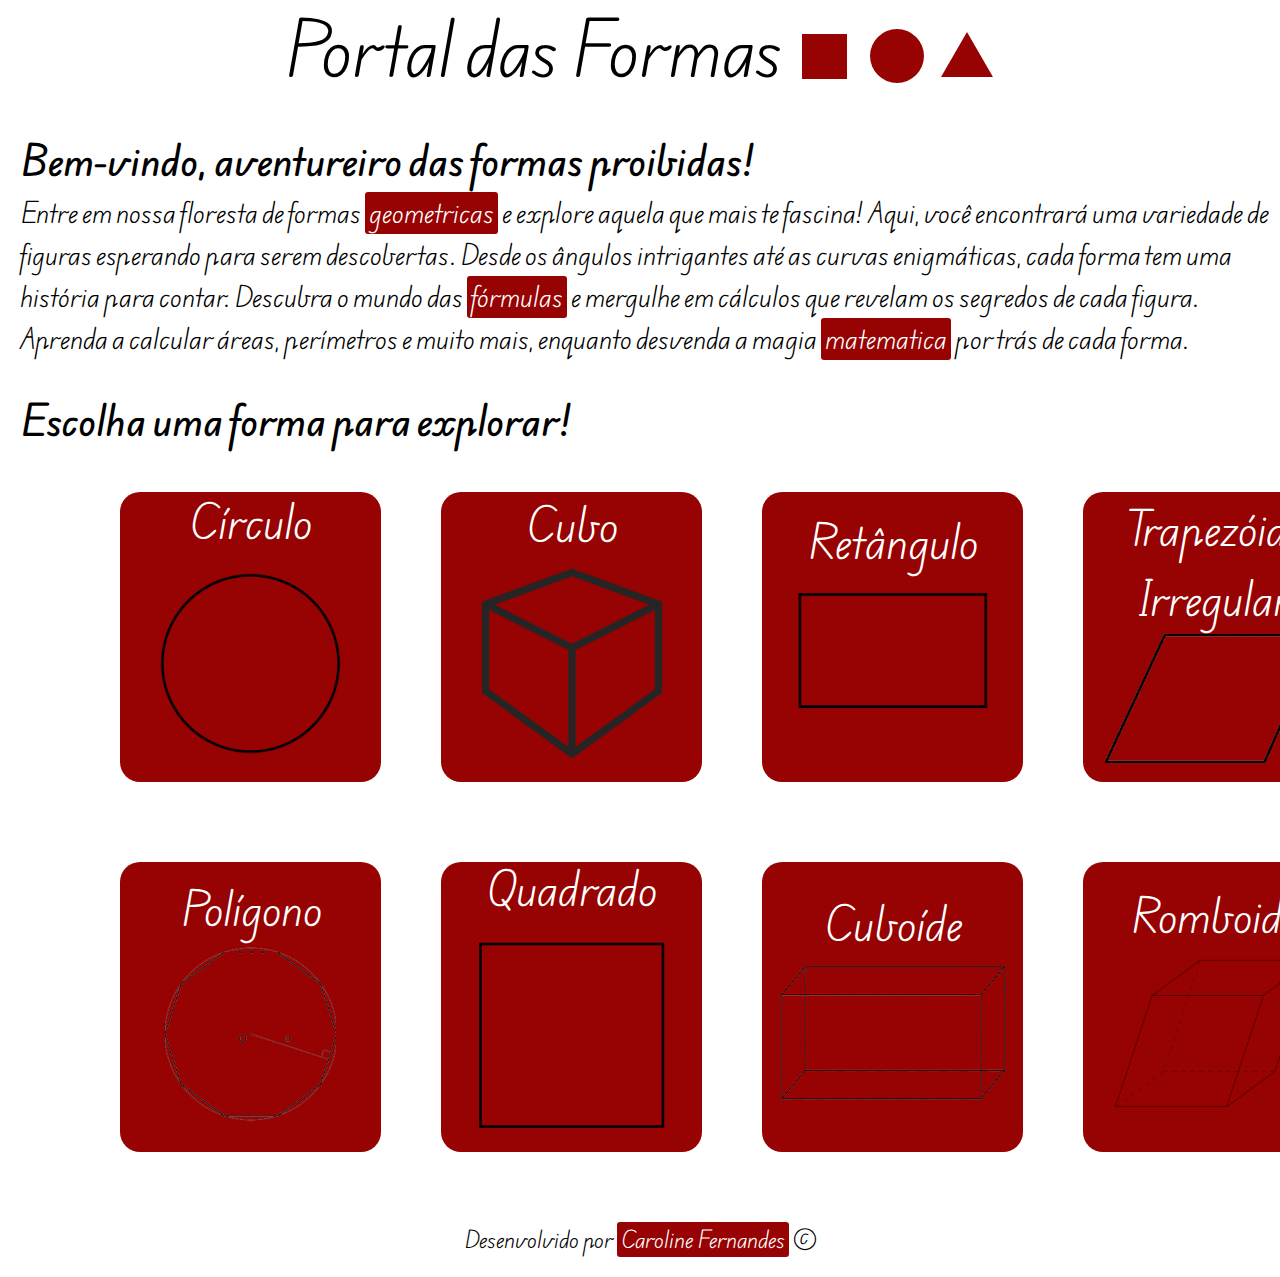
<file: index.html>
<!DOCTYPE html>
<html lang="en">

<head>
    <meta charset="UTF-8">
    <meta name="viewport" content="width=device-width, initial-scale=1.0">
    <title>Portal das formas</title>
    <link rel="stylesheet" href="style/style.css">
    <link rel="preconnect" href="https://fonts.googleapis.com">
    <link rel="preconnect" href="https://fonts.gstatic.com" crossorigin>
    <link href="https://fonts.googleapis.com/css2?family=Edu+AU+VIC+WA+NT+Hand:wght@400..700&family=Montserrat:wght@566&display=swap" rel="stylesheet">
</head>

<body>

    <div class="titulo"> Portal das Formas <img src="img/Group 1.svg" alt="formas geometricas"></div>

    <div class="texto-boas-vindas"> Bem-vindo, aventureiro das formas proibidas!</div>

    <div class="descricao">
        Entre em nossa floresta de formas <span class="destaque">geometricas</span> e explore aquela que mais te fascina! Aqui,
        você encontrará uma variedade de figuras esperando para serem descobertas. Desde os ângulos intrigantes até as
        curvas enigmáticas, cada forma tem uma história para contar. Descubra o mundo das <span class="destaque">fórmulas</span> e mergulhe em
        cálculos que revelam os segredos de cada figura. Aprenda a calcular áreas, perímetros e muito mais, enquanto
        desvenda a magia <span class="destaque">matematica</span> por trás de cada forma.
    </div>

    <div class="texto-escolha">Escolha uma forma para explorar!</div>

    <div class="container-principal">
        <div class="container-formas">
            <a href="circulo.html">
                <div class="container-circulo"></div>
                <p class="titulo-formas"> Círculo</p>
                <img src="img/circulo.svg" alt="Círculo">
            </a>
        </div>

        <div class="container-formas">
            <a href="cubo.html">
                <div class="container-circulo"></div>
                <p class="titulo-formas"> Cubo</p>
                <img src="img/cubo (1).svg" alt="Cubo">
            </a>
        </div>

        <div class="container-formas">
            <a href="retangulo.html">
                <div class="container-circulo"></div>
                <p class="titulo-formas">Retângulo</p>
                <img src="img/retangulo (1).svg" alt="Retângulo">
            </a>
        </div>

        <div class="container-formas">
            <a href="trapezoide.html">
                <div class="container-circulo"></div>
                <p class="titulo-formas"> Trapezóide Irregular </p>
                <img src="img/trapezoideirregular (1).svg" alt="Trapezóide Irregular">
            </a>
        </div>

        <div class="container-formas">
            <a href="poligono.html">
                <div class="container-circulo"></div>
                <p class="titulo-formas"> Polígono</p>
                <img src="img/poligono.svg" alt="Polígono">
            </a>
        </div>

        <div class="container-formas">
            <a href="quadrado.html">
                <div class="container-circulo"></div>
                <p class="titulo-formas"> Quadrado</p>
                <img src="img/quadrado.svg" alt="Quadrado">
            </a>
        </div>

        <div class="container-formas">
            <a href="cuboide.html">
                <div class="container-circulo"></div>
                <p class="titulo-formas"> Cuboíde</p>
                <img src="img/cuboide.svg" alt="Cuboíde">
            </a>
        </div>

        <div class="container-formas">
            <a href="romboide.html">
                <div class="container-circulo"></div>
                <p class="titulo-formas"> Romboide </p>
                <img src="img/romboedro 1.svg" alt="Romboedro">
            </a>
        </div>
    </div>

    <footer>
        <p class="creditos">Desenvolvido por <span class="destaque">Caroline Fernandes</span> ©</p>
    </footer>

</body>

</html>
</file>
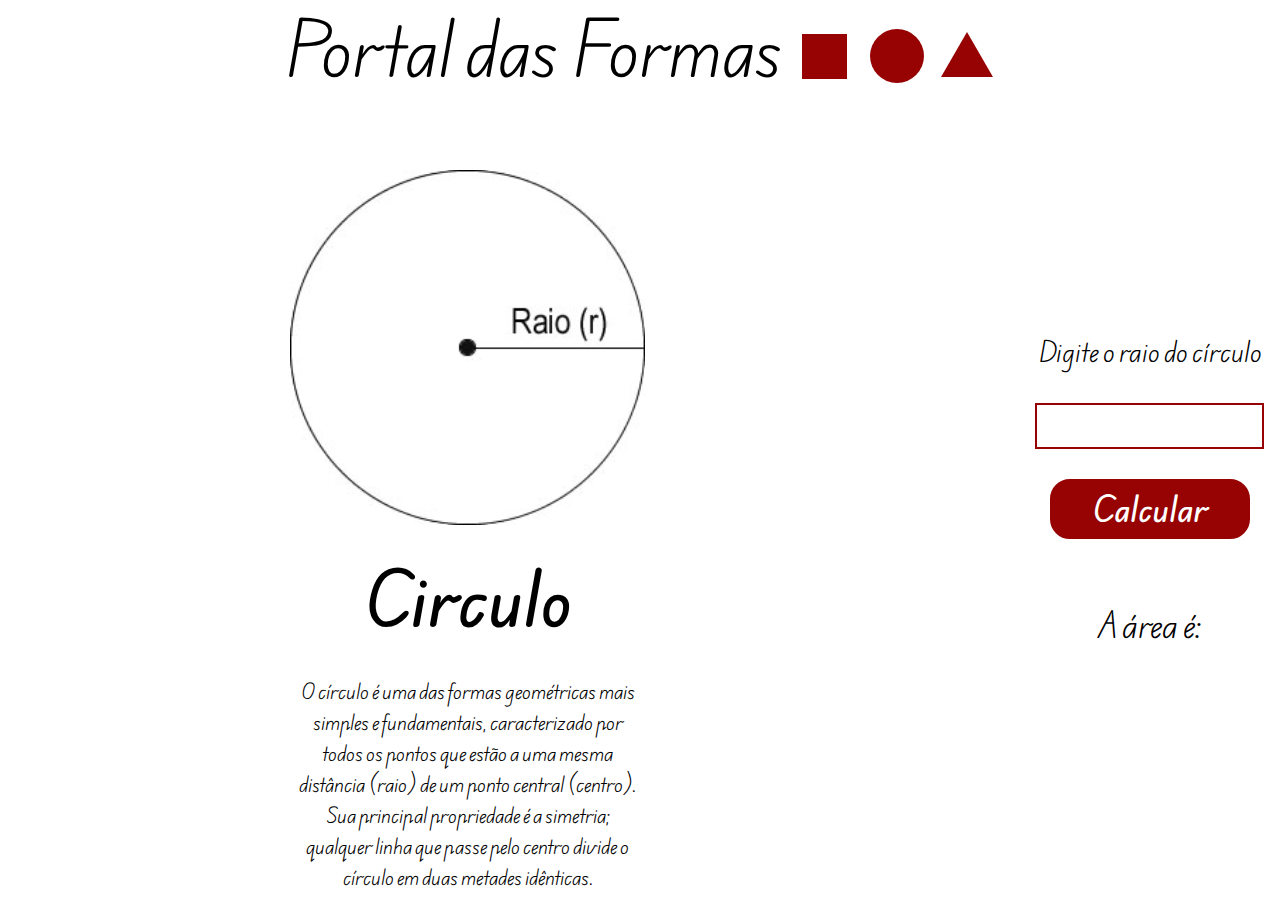
<file: circulo.html>
<!DOCTYPE html>
<html lang="en">

<head>
    <meta charset="UTF-8">
    <meta name="viewport" content="width=device-width, initial-scale=1.0">
    <title>Circulo</title>
    <link rel="stylesheet" href="style/circulo.css">
    <link rel="preconnect" href="https://fonts.googleapis.com">
    <link rel="preconnect" href="https://fonts.gstatic.com" crossorigin>
    <link href="https://fonts.googleapis.com/css2?family=Edu+AU+VIC+WA+NT+Hand:wght@400..700&family=Montserrat:wght@566&display=swap" rel="stylesheet">
</head>

<body>

    <header class="titulo">
        Portal das Formas
        <img src="img/Group 1.svg" alt="formas geometricas">
    </header>

    <div class="container-principal">
        <div class="container">
            <div class="imagem-forma">
                <img src="img/circulo-calculo 1.svg" alt="Círculo">
                <p class="nome-forma"> Circulo </p>
                <p class="descricao-forma"> O círculo é uma das formas geométricas mais simples e fundamentais, caracterizado
                    por todos os pontos que estão a uma mesma distância (raio) de um ponto central (centro). Sua principal
                    propriedade é a simetria; qualquer linha que passe pelo centro divide o círculo em duas metades idênticas.
                </p>
            </div>
        </div>

        <div class="formulario-forma">
            <label for="raio">Digite o raio do círculo</label>
            <input type="number" id="raio" name="raio" required step="0.01">
            <button id="calcularBtn" type="button">Calcular</button>

            <p class="resultado" id="resultado">A área é:  </p>
        </div>
    </div>

    <script src="javascript/circulo.js"></script>
</body>

</html>
</file>
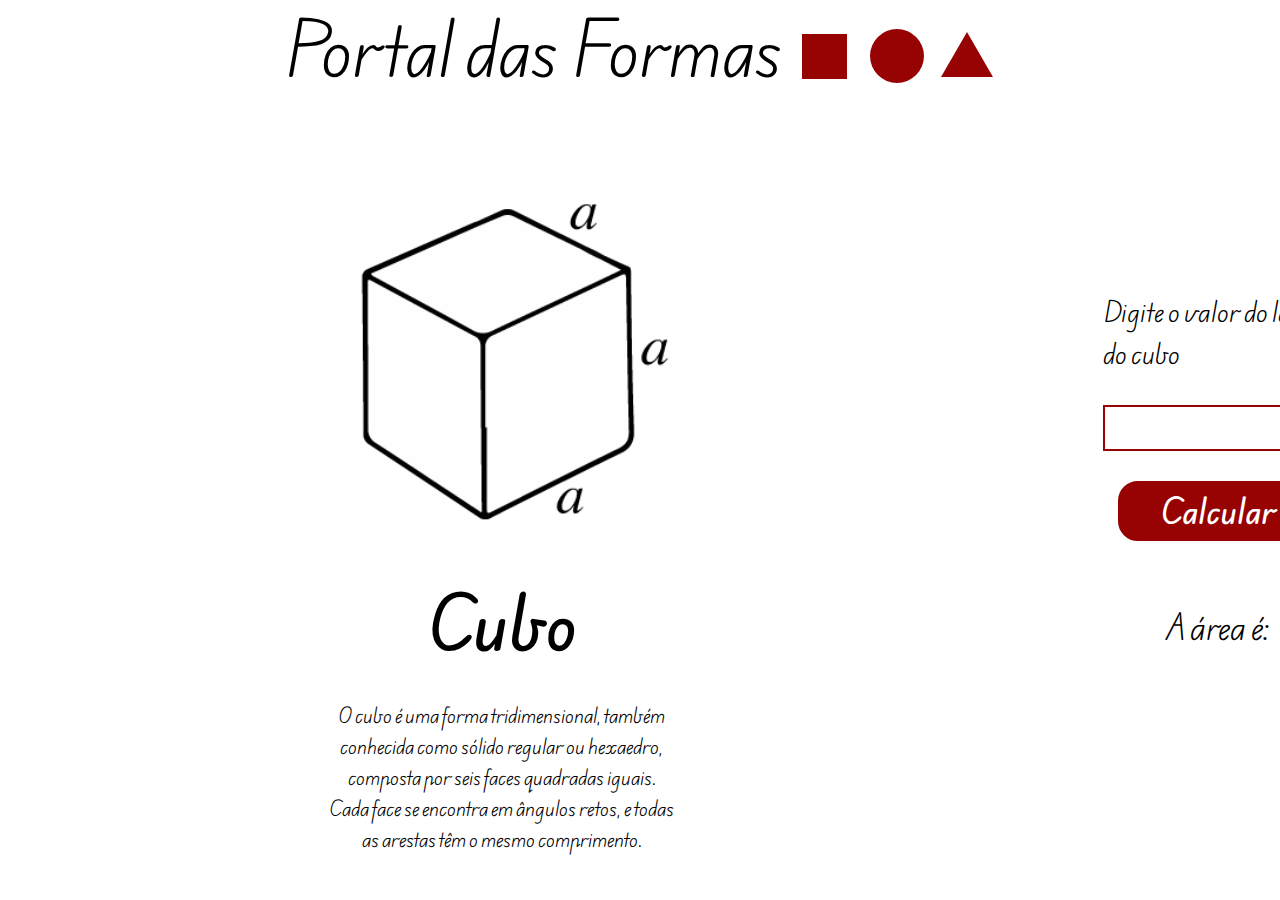
<file: cubo.html>
<!DOCTYPE html>
<html lang="en">

<head>
    <meta charset="UTF-8">
    <meta name="viewport" content="width=device-width, initial-scale=1.0">
    <title>Cubo</title>
    <link rel="stylesheet" href="style/cubo.css">
    <link rel="preconnect" href="https://fonts.googleapis.com">
    <link rel="preconnect" href="https://fonts.gstatic.com" crossorigin>
    <link
        href="https://fonts.googleapis.com/css2?family=Edu+AU+VIC+WA+NT+Hand:wght@400..700&family=Montserrat:wght@566&display=swap"
        rel="stylesheet">
</head>

<body>

    <header class="titulo">
        Portal das Formas
        <img src="img/Group 1.svg" alt="formas geometricas">
    </header>

    <div class="container-principal">
        <div class="container">
            <div class="imagem-forma">
                <img src="img/cubo 1.svg" alt="Cubo">
                <p class="nome-forma"> Cubo </p>
                <p class="descricao-forma"> O cubo é uma forma tridimensional, também conhecida como sólido regular ou
                    hexaedro, composta por seis faces quadradas iguais. Cada face se encontra em ângulos retos, e todas
                    as arestas têm o mesmo comprimento.
                </p>
            </div>
        </div>

        <div class="formulario-forma">
            <label for="lado">Digite o valor do lado do cubo</label>
            <input type="number" id="lado" name="lado" required step="0.01">
            <button type="button" id="calcularBtn">Calcular</button>
            <p class="resultado" id="resultado"> A área é: </p>
        </div>
    </div>

    <script src="/javascript/cubo.js"></script>
</body>

</html>
</file>
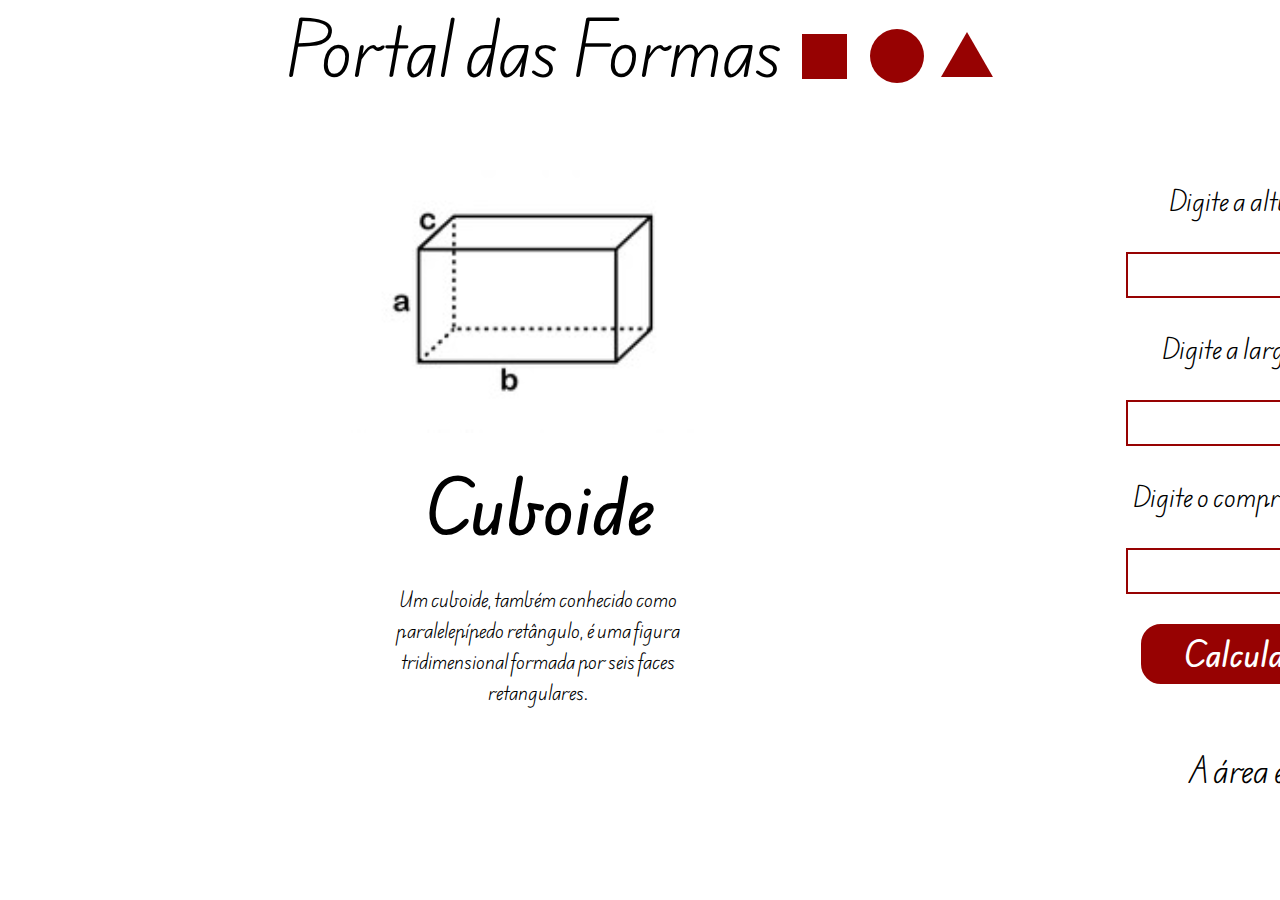
<file: cuboide.html>
<!DOCTYPE html>
<html lang="en">

<head>
    <meta charset="UTF-8">
    <meta name="viewport" content="width=device-width, initial-scale=1.0">
    <title>Cuboide</title>
    <link rel="stylesheet" href="style/cuboide.css">
    <link rel="preconnect" href="https://fonts.googleapis.com">
    <link rel="preconnect" href="https://fonts.gstatic.com" crossorigin>
    <link href="https://fonts.googleapis.com/css2?family=Edu+AU+VIC+WA+NT+Hand:wght@400..700&family=Montserrat:wght@566&display=swap" rel="stylesheet">
</head>

<body>

    <header class="titulo">
        Portal das Formas
        <img src="img/Group 1.svg" alt="formas geometricas">
    </header>

    <div class="container-principal">
        <div class="container">
            <div class="imagem-forma">
                <img src="img/cuboide-calculo 1.svg" alt="Cuboide">
                <p class="nome-forma"> Cuboide </p>
                <p class="descricao-forma">Um cuboide, também conhecido como paralelepípedo retângulo, é uma figura tridimensional formada por seis faces retangulares.</p>
            </div>
        </div>

        <div class="formulario-forma">
            <label for="altura">Digite a altura</label>
            <input type="number" id="altura" name="altura" required step="0.01">

            <label for="largura">Digite a largura</label>
            <input type="number" id="largura" name="largura" required step="0.01">

            <label for="comprimento">Digite o comprimento</label>
            <input type="number" id="comprimento" name="comprimento" required step="0.01">

            <button type="button" id="calcularBtn">Calcular</button>

            <p class="resultado" id="resultado"> A área é: </p>
        </div>
    </div>

    <script src="javascript/cuboide.js"></script>

</body>

</html>
</file>
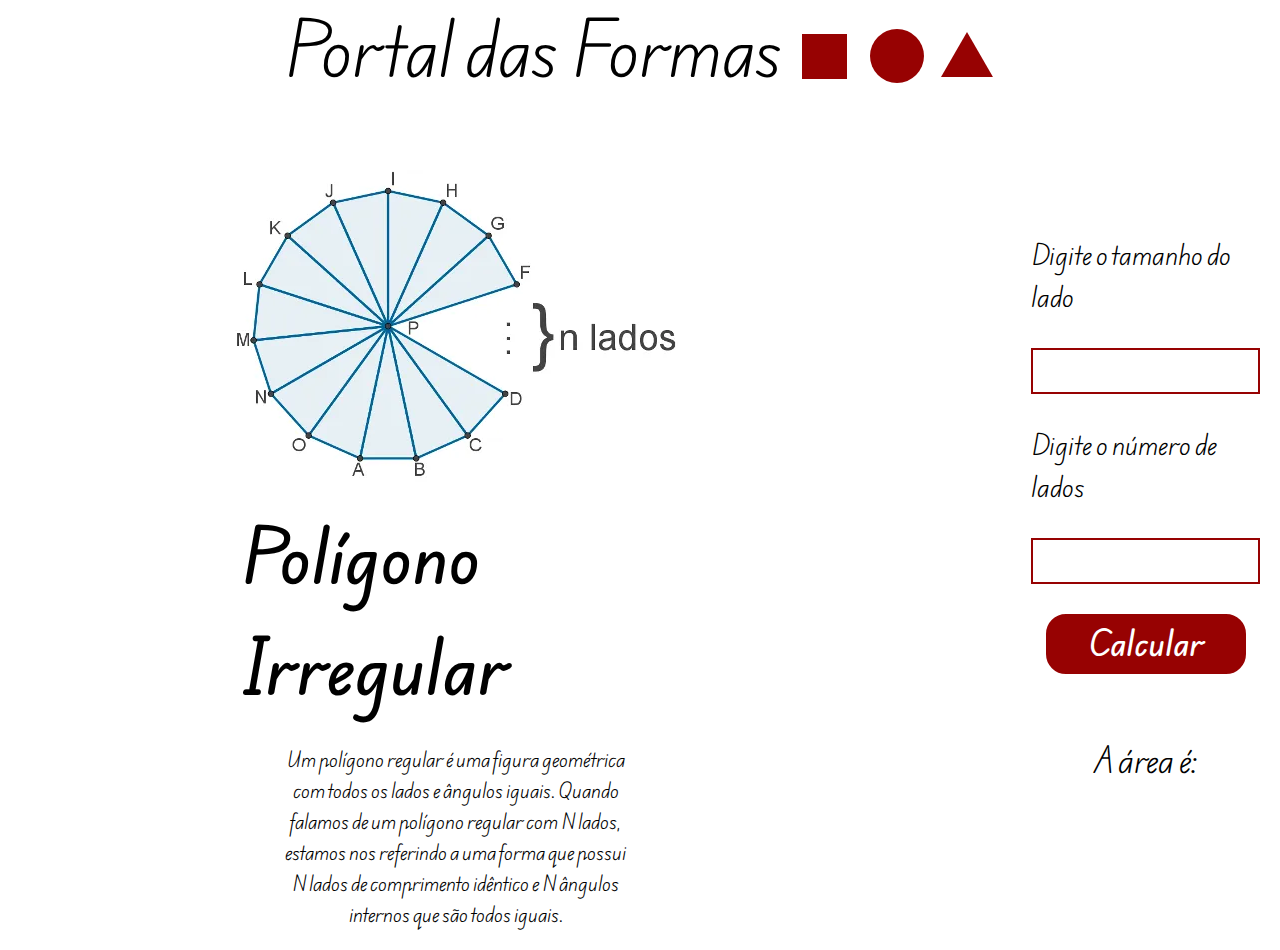
<file: poligono.html>
<!DOCTYPE html>
<html lang="en">

<head>
    <meta charset="UTF-8">
    <meta name="viewport" content="width=device-width, initial-scale=1.0">
    <title>Polígono</title>
    <link rel="stylesheet" href="style/poligono.css">
    <link rel="preconnect" href="https://fonts.googleapis.com">
    <link rel="preconnect" href="https://fonts.gstatic.com" crossorigin>
    <link href="https://fonts.googleapis.com/css2?family=Edu+AU+VIC+WA+NT+Hand:wght@400..700&family=Montserrat:wght@566&display=swap" rel="stylesheet">
</head>

<body>

    <header class="titulo">
        Portal das Formas
        <img src="img/Group 1.svg" alt="formas geometricas">
    </header>

    <div class="container-principal">
        <div class="container">
            <div class="imagem-forma">
                <img src="img/poligono-de-n-lados 1.svg" alt="Polígono">
                <p class="nome-forma"> Polígono Irregular </p>
                <p class="descricao-forma">Um polígono regular é uma figura geométrica com todos os lados e ângulos iguais. Quando falamos de um polígono regular com N lados, estamos nos referindo a uma forma que possui N lados de comprimento idêntico e N ângulos internos que são todos iguais.</p>
            </div>
        </div>

        <div class="formulario-forma">
            <label for="lado">Digite o tamanho do lado</label>
            <input type="number" id="lado" name="lado" required step="0.01">
            <label for="nLados">Digite o número de lados</label>
            <input type="number" id="nLados" name="nLados" required step="1">
            <button type="button" id="calcularBtn">Calcular</button>
            <p class="resultado" id="resultado"> A área é: </p>
        </div>
    </div>

    <script src="javascript/poligono.js"></script>

</body>

</html>
</file>
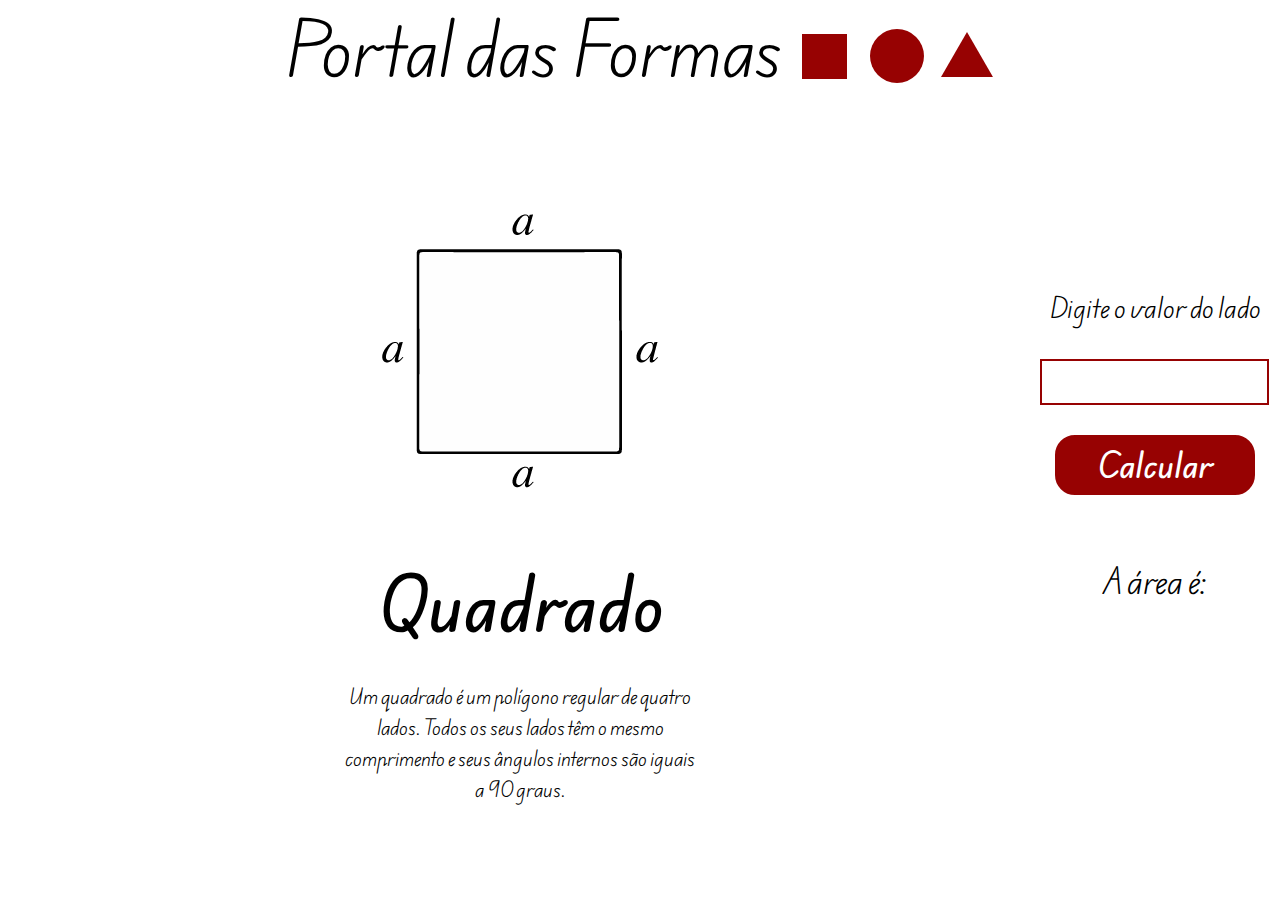
<file: quadrado.html>
<!DOCTYPE html>
<html lang="en">

<head>
    <meta charset="UTF-8">
    <meta name="viewport" content="width=device-width, initial-scale=1.0">
    <title>Quadrado</title>
    <link rel="stylesheet" href="style/quadrado.css">
    <link rel="preconnect" href="https://fonts.googleapis.com">
    <link rel="preconnect" href="https://fonts.gstatic.com" crossorigin>
    <link href="https://fonts.googleapis.com/css2?family=Edu+AU+VIC+WA+NT+Hand:wght@400..700&family=Montserrat:wght@566&display=swap" rel="stylesheet">
</head>

<body>

    <header class="titulo">
        Portal das Formas
        <img src="img/Group 1.svg" alt="formas geometricas">
    </header>

    <div class="container-principal">
        <div class="container">
            <div class="imagem-forma">
                <img src="img/quadrado 1.svg" alt="Quadrado">
                <p class="nome-forma"> Quadrado </p>
                <p class="descricao-forma">Um quadrado é um polígono regular de quatro lados. Todos os seus lados têm o mesmo comprimento e seus ângulos internos são iguais a 90 graus.</p>
            </div>
        </div>

        <div class="formulario-forma">
            <label for="lado">Digite o valor do lado</label>
            <input type="number" id="lado" name="lado" required step="0.01">
            <button type="button" id="calcularBtn">Calcular</button>
            <p class="resultado" id="resultado"> A área é: </p>
        </div>
    </div>

    <script src="javascript/quadrado.js"></script>

</body>

</html>
</file>
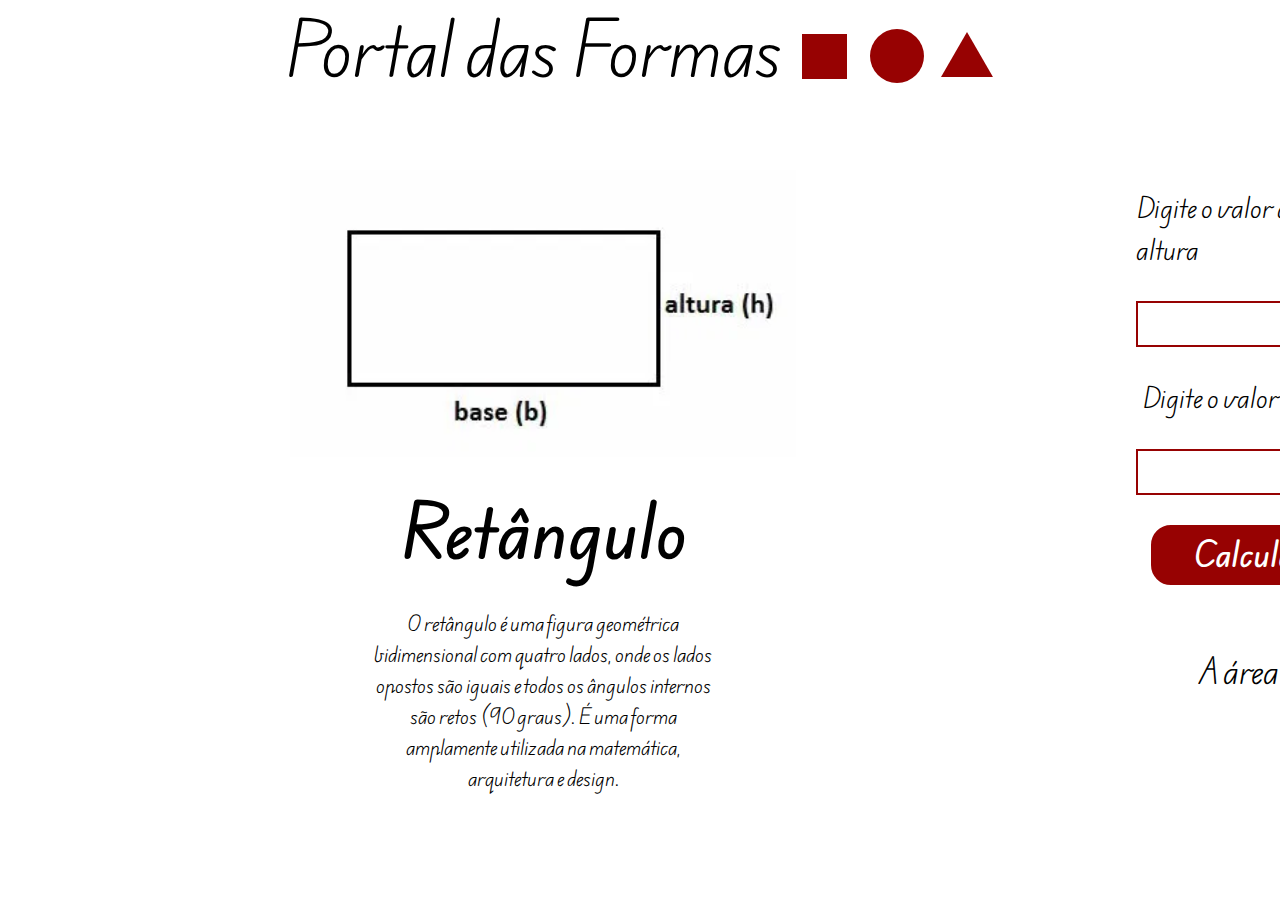
<file: retangulo.html>
<!DOCTYPE html>
<html lang="en">

<head>
    <meta charset="UTF-8">
    <meta name="viewport" content="width=device-width, initial-scale=1.0">
    <title>Retângulo</title>
    <link rel="stylesheet" href="style/ratangulo.css">
    <link rel="preconnect" href="https://fonts.googleapis.com">
    <link rel="preconnect" href="https://fonts.gstatic.com" crossorigin>
    <link href="https://fonts.googleapis.com/css2?family=Edu+AU+VIC+WA+NT+Hand:wght@400..700&family=Montserrat:wght@566&display=swap" rel="stylesheet">
</head>

<body>

    <header class="titulo">
        Portal das Formas
        <img src="img/Group 1.svg" alt="formas geometricas">
    </header>

    <div class="container-principal">
        <div class="container">
            <div class="imagem-forma">
                <img src="img/retangulocalculo.svg" alt="Retângulo">
                <p class="nome-forma"> Retângulo </p>
                <p class="descricao-forma"> O retângulo é uma figura geométrica bidimensional com quatro lados, onde os lados opostos são iguais e todos os ângulos internos são retos (90 graus). É uma forma amplamente utilizada na matemática, arquitetura e design.</p>
            </div>
        </div>

        <div class="formulario-forma">
            <label for="altura">Digite o valor da altura</label>
            <input type="number" id="altura" name="altura" required step="0.01">
            <label for="base">Digite o valor da base</label>
            <input type="number" id="base" name="base" required step="0.01">
            <button type="button" id="calcularBtn">Calcular</button>
            <p class="resultado" id="resultado"> A área é: </p>
        </div>
    </div>

    <script src="javascript/retangulo.js"></script>

</body>

</html>
</file>
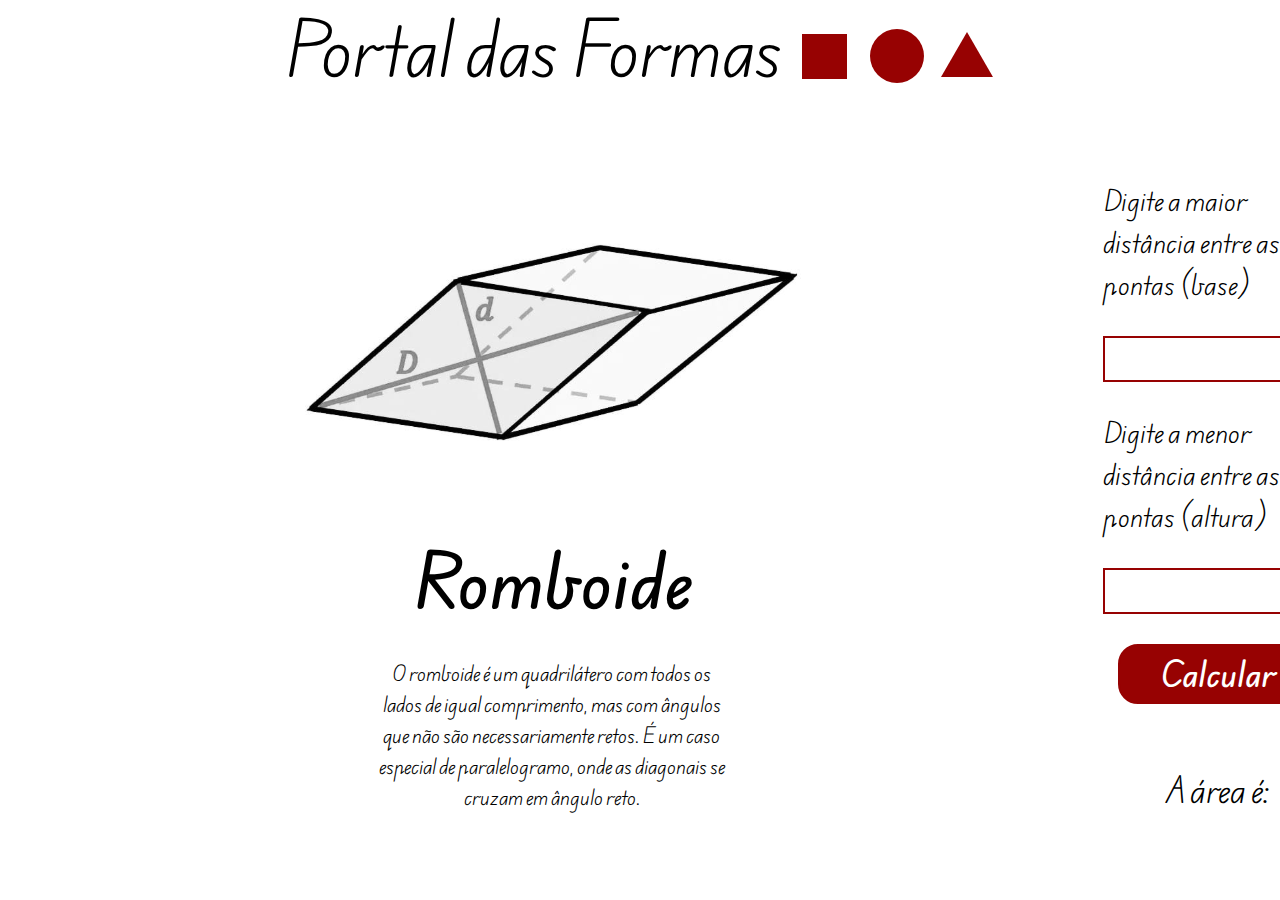
<file: romboide.html>
<!DOCTYPE html>
<html lang="en">

<head>
    <meta charset="UTF-8">
    <meta name="viewport" content="width=device-width, initial-scale=1.0">
    <title>Romboide</title>
    <link rel="stylesheet" href="style/romboide.css">
    <link rel="preconnect" href="https://fonts.googleapis.com">
    <link rel="preconnect" href="https://fonts.gstatic.com" crossorigin>
    <link href="https://fonts.googleapis.com/css2?family=Edu+AU+VIC+WA+NT+Hand:wght@400..700&family=Montserrat:wght@566&display=swap" rel="stylesheet">
</head>

<body>

    <header class="titulo">
        Portal das Formas
        <img src="img/Group 1.svg" alt="formas geometricas">
    </header>

    <div class="container-principal">
        <div class="container">
            <div class="imagem-forma">
                <img src="img/romboedro-calculo 1.svg" alt="Romboide">
                <p class="nome-forma"> Romboide </p>
                <p class="descricao-forma">O romboide é um quadrilátero com todos os lados de igual comprimento, mas com ângulos que não são necessariamente retos. É um caso especial de paralelogramo, onde as diagonais se cruzam em ângulo reto.</p>
            </div>
        </div>

        <div class="formulario-forma">
            <label for="base">Digite a maior distância entre as pontas (base)</label>
            <input type="number" id="base" name="base" required step="0.01">

            <label for="altura">Digite a menor distância entre as pontas (altura)</label>
            <input type="number" id="altura" name="altura" required step="0.01">

            <button type="button" id="calcularBtn">Calcular</button>

            <p class="resultado" id="resultado"> A área é: </p>
        </div>
    </div>

    <script src="javascript/romboide.js"></script>

</body>

</html>
</file>
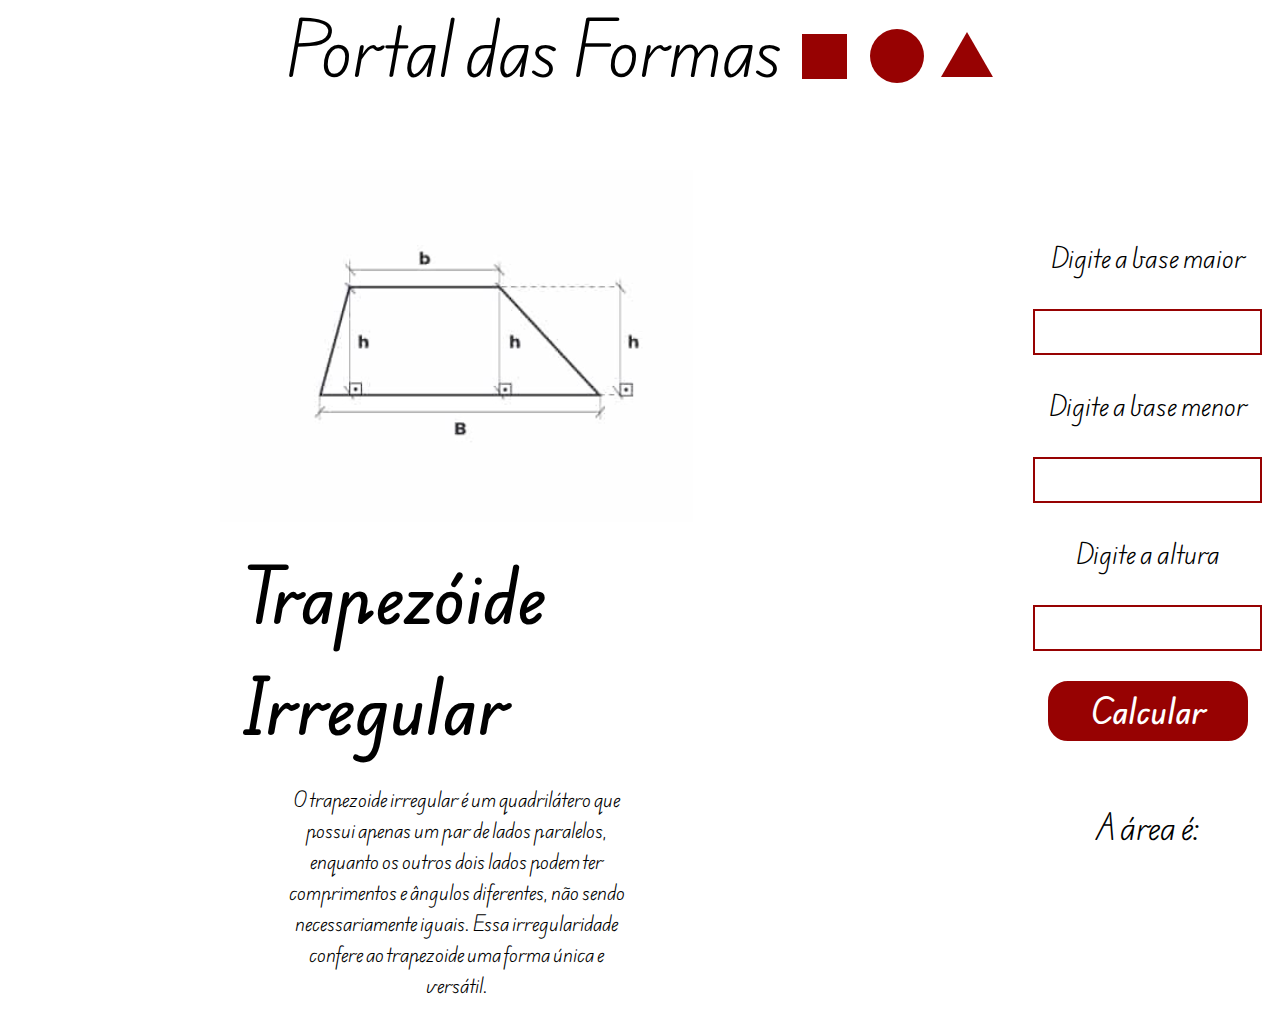
<file: trapezoide.html>
<!DOCTYPE html>
<html lang="en">

<head>
    <meta charset="UTF-8">
    <meta name="viewport" content="width=device-width, initial-scale=1.0">
    <title>Trapezóide Irregular</title>
    <link rel="stylesheet" href="style/trapezoide.css">
    <link rel="preconnect" href="https://fonts.googleapis.com">
    <link rel="preconnect" href="https://fonts.gstatic.com" crossorigin>
    <link href="https://fonts.googleapis.com/css2?family=Edu+AU+VIC+WA+NT+Hand:wght@400..700&family=Montserrat:wght@566&display=swap" rel="stylesheet">
</head>

<body>

    <header class="titulo">
        Portal das Formas
        <img src="img/Group 1.svg" alt="formas geometricas">
    </header>

    <div class="container-principal">
        <div class="container">
            <div class="imagem-forma">
                <img src="img/trapezoide-calculo 1.svg" alt="Trapezoide">
                <p class="nome-forma"> Trapezóide Irregular </p>
                <p class="descricao-forma"> O trapezoide irregular é um quadrilátero que possui apenas um par de lados paralelos, enquanto os outros dois lados podem ter comprimentos e ângulos diferentes, não sendo necessariamente iguais. Essa irregularidade confere ao trapezoide uma forma única e versátil.</p>
            </div>
        </div>

        <div class="formulario-forma">
            <label for="baseMaior">Digite a base maior</label>
            <input type="number" id="baseMaior" name="baseMaior" required step="0.01">
            <label for="baseMenor">Digite a base menor</label>
            <input type="number" id="baseMenor" name="baseMenor" required step="0.01">
            <label for="altura">Digite a altura</label>
            <input type="number" id="altura" name="altura" required step="0.01">
            <button type="button" id="calcularBtn">Calcular</button>
            <p class="resultado" id="resultado"> A área é: </p>
        </div>
    </div>

    <script src="javascript/trapezoideirregular.js"></script>

</body>

</html>
</file>
<file: style/style.css>
body {
    margin: 0;
    padding: 0;
}

.titulo {
    width: 100%;
    height: 100px;
    font-family: 'Edu AU VIC WA NT Hand', sans-serif;
    font-size: 64px;
    color: black;
    display: flex;
    text-align: center;
    align-items: center;
    justify-content: center;
    gap: 20px;
}

.titulo img {
    margin-top: 20px;
}

.texto-boas-vindas {
    font-size: 36px;
    font-weight: 500;
    font-family: 'Edu AU VIC WA NT Hand', sans-serif;
    margin-top: 30px;
    margin-left: 20px;
}

.descricao {
    font-family: 'Edu AU VIC WA NT Hand', sans-serif;
    font-size: 24px;
    font-weight: normal;
    margin-left: 20px;
}

.texto-escolha {
    font-family: 'Edu AU VIC WA NT Hand', sans-serif;
    font-size: 36px;
    font-weight: 500;
    margin-left: 20px;
    margin-top: 30px;
}

.container-formas {
    font-size: 40px;
    color: #FFFFFF;
    font-family: 'Edu AU VIC WA NT Hand', sans-serif;
    width: 261px;
    height: 290px;
    background-color: #970202;
    border-radius: 20px;
    display: flex;
    flex-direction: column;
    align-items: center;
    justify-content: center;
    text-align: center;
    margin-left: 20px;
    margin-top: 40px;
    transition: transform 0.3s ease-out;
}

.container-formas:hover {
    transform: translateY(-20px);
}

.container-principal {
    display: grid;
    grid-template-columns: repeat(4, 1fr);
    gap: 40px;
    margin-left: 0px;
    margin-left: 100px;
}

.titulo-formas {
    margin: 0;
}

img {
    margin: 0;
}

footer {
    width: 100%;
    height: auto;
    display: flex;
    align-items: center;
    justify-content: center;
    align-items: center;
    text-align: center;
    margin-top: 50px;
}

.creditos {
    font-size: 20px;
    font-family: 'Edu AU VIC WA NT Hand', sans-serif;
}

.destaque {
    background-color: #970202;
    color: white;
    padding: 0 4px;
    border-radius: 3px;
}

a {
    text-decoration: none;
    color: inherit;
}

a:hover {
    text-decoration: none;
    color: #000000;
}
</file>
<file: style/circulo.css>
body {
    margin: 0;
    padding: 0;
}

.titulo {
    width: 100%;
    height: 100px;
   font-family: 'Edu AU VIC WA NT Hand', sans-serif; 
    font-size: 64px;
    color: black;
    display: flex;
    text-align: center;
    align-items: center;
    justify-content: center;
    gap: 20px;
}

.titulo img {
    margin-top: 20px;
    
}

.imagem-forma {
    display: flex;
    flex-direction: column; 
    align-items: center; 
    justify-content: center; 
    padding: 20px; 
}

.nome-forma {
    font-family: 'Edu AU VIC WA NT Hand', sans-serif; 
    display: flex;
    flex-direction: column; 
    align-items: center; 
    justify-content: center; 
    padding: 20px; 
    font-size: 64px;
    font-weight: 500;
    margin: 0;
}

.descricao-forma {
    font-family: 'Edu AU VIC WA NT Hand', sans-serif;
    max-width: 350px;
    text-align: center; 
    margin: 0; 
    font-size: 18px;
}

.container {
    display: flex;
    justify-content: flex-start; 
    align-items: flex-start; 
    margin-left: 120px;
    margin-top: 50px;
}

.digitar{
    font-family: 'Edu AU VIC WA NT Hand', sans-serif;
    font-size: 32px;
    font-weight: normal;

}

.formulario-forma label{
    font-family: 'Edu AU VIC WA NT Hand', sans-serif;
    font-size: 24px;
    font-weight: normal;

}

.formulario-forma input{
    width: 221px;
    height: 40px;
    background-color: transparent;
    border: 2px solid #970202;
    
}

button{
    background-color: #970202;
    color: #ffffff;
    width: 200px;
    height: 60px;
    border: 2px solid #970202;
    font-family: 'Edu AU VIC WA NT Hand', sans-serif;
    font-size: 30px;
    font-weight: 500;
    border-radius: 20px;

}

.formulario-forma{
    display: flex;
    flex-direction: column; 
    align-items: center; 
    justify-content: center; 
    padding: 20px; 
    gap: 30px;
}

.container-principal{
    display: flex;
    gap: 350px;
    margin-left: 150px
}

.resultado{
    font-family: 'Edu AU VIC WA NT Hand', sans-serif;
    font-size: 30px;
    font-weight: normal;
}
</file>
<file: style/cubo.css>
body {
    margin: 0;
    padding: 0;
}

.titulo {
    width: 100%;
    height: 100px;
   font-family: 'Edu AU VIC WA NT Hand', sans-serif; 
    font-size: 64px;
    color: black;
    display: flex;
    text-align: center;
    align-items: center;
    justify-content: center;
    gap: 20px;
}

.titulo img {
    margin-top: 20px;
    
}

.imagem-forma {
    display: flex;
    flex-direction: column; 
    align-items: center; 
    justify-content: center; 
    padding: 20px; 
}

.nome-forma {
    font-family: 'Edu AU VIC WA NT Hand', sans-serif; 
    display: flex;
    flex-direction: column; 
    align-items: center; 
    justify-content: center; 
    padding: 20px; 
    font-size: 64px;
    font-weight: 500;
    margin: 0;
}

.descricao-forma {
    font-family: 'Edu AU VIC WA NT Hand', sans-serif;
    max-width: 350px;
    text-align: center; 
    margin: 0; 
    font-size: 18px;
}

.container {
    display: flex;
    justify-content: flex-start; 
    align-items: flex-start; 
    margin-left: 120px;
    margin-top: 50px;
}

.digitar{
    font-family: 'Edu AU VIC WA NT Hand', sans-serif;
    font-size: 32px;
    font-weight: normal;

}

.formulario-forma label{
    font-family: 'Edu AU VIC WA NT Hand', sans-serif;
    font-size: 24px;
    font-weight: normal;

}

.formulario-forma input{
    width: 221px;
    height: 40px;
    background-color: transparent;
    border: 2px solid #970202;
    
}

button{
    background-color: #970202;
    color: #ffffff;
    width: 200px;
    height: 60px;
    border: 2px solid #970202;
    font-family: 'Edu AU VIC WA NT Hand', sans-serif;
    font-size: 30px;
    font-weight: 500;
    border-radius: 20px;

}

.formulario-forma{
    display: flex;
    flex-direction: column; 
    align-items: center; 
    justify-content: center; 
    padding: 20px; 
    gap: 30px;
}

.container-principal{
    display: flex;
    gap: 350px;
    margin-left: 150px
}

.resultado{
    font-family: 'Edu AU VIC WA NT Hand', sans-serif;
    font-size: 30px;
    font-weight: normal;
}
</file>
<file: style/cuboide.css>
body {
    margin: 0;
    padding: 0;
}

.titulo {
    width: 100%;
    height: 100px;
   font-family: 'Edu AU VIC WA NT Hand', sans-serif; 
    font-size: 64px;
    color: black;
    display: flex;
    text-align: center;
    align-items: center;
    justify-content: center;
    gap: 20px;
}

.titulo img {
    margin-top: 20px;
    
    
}

.imagem-forma {
    display: flex;
    flex-direction: column; 
    align-items: center; 
    justify-content: center; 
    padding: 20px; 
}

.nome-forma {
    font-family: 'Edu AU VIC WA NT Hand', sans-serif; 
    display: flex;
    flex-direction: column; 
    align-items: center; 
    justify-content: center; 
    padding: 20px; 
    font-size: 64px;
    font-weight: 500;
    margin: 0;
}

.descricao-forma {
    font-family: 'Edu AU VIC WA NT Hand', sans-serif;
    max-width: 350px;
    text-align: center; 
    margin: 0; 
    font-size: 18px;
}

.container {
    display: flex;
    justify-content: flex-start; 
    align-items: flex-start; 
    margin-left: 120px;
    margin-top: 50px;
}

.digitar{
    font-family: 'Edu AU VIC WA NT Hand', sans-serif;
    font-size: 32px;
    font-weight: normal;

}

.formulario-forma label{
    font-family: 'Edu AU VIC WA NT Hand', sans-serif;
    font-size: 24px;
    font-weight: normal;

}

.formulario-forma input{
    width: 221px;
    height: 40px;
    background-color: transparent;
    border: 2px solid #970202;
    
}

button{
    background-color: #970202;
    color: #ffffff;
    width: 200px;
    height: 60px;
    border: 2px solid #970202;
    font-family: 'Edu AU VIC WA NT Hand', sans-serif;
    font-size: 30px;
    font-weight: 500;
    border-radius: 20px;

}

.formulario-forma{
    display: flex;
    flex-direction: column; 
    align-items: center; 
    justify-content: center; 
    padding: 20px; 
    gap: 30px;
    margin-top: 60px;
}

.container-principal{
    display: flex;
    gap: 300px;
    margin-left: 150px;
    
}

.resultado{
    font-family: 'Edu AU VIC WA NT Hand', sans-serif;
    font-size: 30px;
    font-weight: normal;
}
</file>
<file: style/poligono.css>
body {
    margin: 0;
    padding: 0;
}

.titulo {
    width: 100%;
    height: 100px;
   font-family: 'Edu AU VIC WA NT Hand', sans-serif; 
    font-size: 64px;
    color: black;
    display: flex;
    text-align: center;
    align-items: center;
    justify-content: center;
    gap: 20px;
}

.titulo img {
    margin-top: 20px;
    
    
}

.imagem-forma {
    display: flex;
    flex-direction: column; 
    align-items: center; 
    justify-content: center; 
    padding: 20px; 
}

.nome-forma {
    font-family: 'Edu AU VIC WA NT Hand', sans-serif; 
    display: flex;
    flex-direction: column; 
    align-items: center; 
    justify-content: center; 
    padding: 20px; 
    font-size: 64px;
    font-weight: 500;
    margin: 0;
}

.descricao-forma {
    font-family: 'Edu AU VIC WA NT Hand', sans-serif;
    max-width: 350px;
    text-align: center; 
    margin: 0; 
    font-size: 18px;
}

.container {
    display: flex;
    justify-content: flex-start; 
    align-items: flex-start; 
    margin-left: 120px;
    margin-top: 50px;
}

.digitar{
    font-family: 'Edu AU VIC WA NT Hand', sans-serif;
    font-size: 32px;
    font-weight: normal;

}

.formulario-forma label{
    font-family: 'Edu AU VIC WA NT Hand', sans-serif;
    font-size: 24px;
    font-weight: normal;

}

.formulario-forma input{
    width: 221px;
    height: 40px;
    background-color: transparent;
    border: 2px solid #970202;
    
}

button{
    background-color: #970202;
    color: #ffffff;
    width: 200px;
    height: 60px;
    border: 2px solid #970202;
    font-family: 'Edu AU VIC WA NT Hand', sans-serif;
    font-size: 30px;
    font-weight: 500;
    border-radius: 20px;

}

.formulario-forma{
    display: flex;
    flex-direction: column; 
    align-items: center; 
    justify-content: center; 
    padding: 20px; 
    gap: 30px;
}

.container-principal{
    display: flex;
    gap: 300px;
    margin-left: 80px
}

.resultado{
    font-family: 'Edu AU VIC WA NT Hand', sans-serif;
    font-size: 30px;
    font-weight: normal;
}
</file>
<file: style/quadrado.css>
body {
    margin: 0;
    padding: 0;
}

.titulo {
    width: 100%;
    height: 100px;
   font-family: 'Edu AU VIC WA NT Hand', sans-serif; 
    font-size: 64px;
    color: black;
    display: flex;
    text-align: center;
    align-items: center;
    justify-content: center;
    gap: 20px;
}

.titulo img {
    margin-top: 20px;
    
    
}

.imagem-forma {
    display: flex;
    flex-direction: column; 
    align-items: center; 
    justify-content: center; 
    padding: 20px; 
}

.nome-forma {
    font-family: 'Edu AU VIC WA NT Hand', sans-serif; 
    display: flex;
    flex-direction: column; 
    align-items: center; 
    justify-content: center; 
    padding: 20px; 
    font-size: 64px;
    font-weight: 500;
    margin: 0;
}

.descricao-forma {
    font-family: 'Edu AU VIC WA NT Hand', sans-serif;
    max-width: 350px;
    text-align: center; 
    margin: 0; 
    font-size: 18px;
}

.container {
    display: flex;
    justify-content: flex-start; 
    align-items: flex-start; 
    margin-left: 120px;
    margin-top: 50px;
}

.digitar{
    font-family: 'Edu AU VIC WA NT Hand', sans-serif;
    font-size: 32px;
    font-weight: normal;

}

.formulario-forma label{
    font-family: 'Edu AU VIC WA NT Hand', sans-serif;
    font-size: 24px;
    font-weight: normal;

}

.formulario-forma input{
    width: 221px;
    height: 40px;
    background-color: transparent;
    border: 2px solid #970202;
    
}

button{
    background-color: #970202;
    color: #ffffff;
    width: 200px;
    height: 60px;
    border: 2px solid #970202;
    font-family: 'Edu AU VIC WA NT Hand', sans-serif;
    font-size: 30px;
    font-weight: 500;
    border-radius: 20px;

}

.formulario-forma{
    display: flex;
    flex-direction: column; 
    align-items: center; 
    justify-content: center; 
    padding: 20px; 
    gap: 30px;
}

.container-principal{
    display: flex;
    gap: 300px;
    margin-left: 200px;
}

.resultado{
    font-family: 'Edu AU VIC WA NT Hand', sans-serif;
    font-size: 30px;
    font-weight: normal;
}
</file>
<file: style/ratangulo.css>
body {
    margin: 0;
    padding: 0;
}

.titulo {
    width: 100%;
    height: 100px;
   font-family: 'Edu AU VIC WA NT Hand', sans-serif; 
    font-size: 64px;
    color: black;
    display: flex;
    text-align: center;
    align-items: center;
    justify-content: center;
    gap: 20px;
}

.titulo img {
    margin-top: 20px;
    
}

.imagem-forma {
    display: flex;
    flex-direction: column; 
    align-items: center; 
    justify-content: center; 
    padding: 20px; 
}

.nome-forma {
    font-family: 'Edu AU VIC WA NT Hand', sans-serif; 
    display: flex;
    flex-direction: column; 
    align-items: center; 
    justify-content: center; 
    padding: 20px; 
    font-size: 64px;
    font-weight: 500;
    margin: 0;
}

.descricao-forma {
    font-family: 'Edu AU VIC WA NT Hand', sans-serif;
    max-width: 350px;
    text-align: center; 
    margin: 0; 
    font-size: 18px;
}

.container {
    display: flex;
    justify-content: flex-start; 
    align-items: flex-start; 
    margin-left: 120px;
    margin-top: 50px;
}

.digitar{
    font-family: 'Edu AU VIC WA NT Hand', sans-serif;
    font-size: 32px;
    font-weight: normal;

}

.formulario-forma label{
    font-family: 'Edu AU VIC WA NT Hand', sans-serif;
    font-size: 24px;
    font-weight: normal;

}

.formulario-forma input{
    width: 221px;
    height: 40px;
    background-color: transparent;
    border: 2px solid #970202;
    
}

button{
    background-color: #970202;
    color: #ffffff;
    width: 200px;
    height: 60px;
    border: 2px solid #970202;
    font-family: 'Edu AU VIC WA NT Hand', sans-serif;
    font-size: 30px;
    font-weight: 500;
    border-radius: 20px;

}

.formulario-forma{
    display: flex;
    flex-direction: column; 
    align-items: center; 
    justify-content: center; 
    padding: 20px; 
    gap: 30px;
}

.container-principal{
    display: flex;
    gap: 300px;
    margin-left: 150px
}

.resultado{
    font-family: 'Edu AU VIC WA NT Hand', sans-serif;
    font-size: 30px;
    font-weight: normal;
}
</file>
<file: style/romboide.css>
body {
    margin: 0;
    padding: 0;
}

.titulo {
    width: 100%;
    height: 100px;
   font-family: 'Edu AU VIC WA NT Hand', sans-serif; 
    font-size: 64px;
    color: black;
    display: flex;
    text-align: center;
    align-items: center;
    justify-content: center;
    gap: 20px;
}

.titulo img {
    margin-top: 20px;
    
    
}

.imagem-forma {
    display: flex;
    flex-direction: column; 
    align-items: center; 
    justify-content: center; 
    padding: 20px; 
}

.nome-forma {
    font-family: 'Edu AU VIC WA NT Hand', sans-serif; 
    display: flex;
    flex-direction: column; 
    align-items: center; 
    justify-content: center; 
    padding: 20px; 
    font-size: 64px;
    font-weight: 500;
    margin: 0;
}

.descricao-forma {
    font-family: 'Edu AU VIC WA NT Hand', sans-serif;
    max-width: 350px;
    text-align: center; 
    margin: 0; 
    font-size: 18px;
}

.container {
    display: flex;
    justify-content: flex-start; 
    align-items: flex-start; 
    margin-left: 120px;
    margin-top: 50px;
}

.digitar{
    font-family: 'Edu AU VIC WA NT Hand', sans-serif;
    font-size: 32px;
    font-weight: normal;

}

.formulario-forma label{
    font-family: 'Edu AU VIC WA NT Hand', sans-serif;
    font-size: 24px;
    font-weight: normal;

}

.formulario-forma input{
    width: 221px;
    height: 40px;
    background-color: transparent;
    border: 2px solid #970202;
    
}

button{
    background-color: #970202;
    color: #ffffff;
    width: 200px;
    height: 60px;
    border: 2px solid #970202;
    font-family: 'Edu AU VIC WA NT Hand', sans-serif;
    font-size: 30px;
    font-weight: 500;
    border-radius: 20px;

}

.formulario-forma{
    display: flex;
    flex-direction: column; 
    align-items: center; 
    justify-content: center; 
    padding: 20px; 
    gap: 30px;
    margin-top: 60px;
}

.container-principal{
    display: flex;
    gap: 250px;
    margin-left: 150px;
    
}

.resultado{
    font-family: 'Edu AU VIC WA NT Hand', sans-serif;
    font-size: 30px;
    font-weight: normal;
}
</file>
<file: style/trapezoide.css>
body {
    margin: 0;
    padding: 0;
}

.titulo {
    width: 100%;
    height: 100px;
   font-family: 'Edu AU VIC WA NT Hand', sans-serif; 
    font-size: 64px;
    color: black;
    display: flex;
    text-align: center;
    align-items: center;
    justify-content: center;
    gap: 20px;
}

.titulo img {
    margin-top: 20px;
    
}

.imagem-forma {
    display: flex;
    flex-direction: column; 
    align-items: center; 
    justify-content: center; 
    padding: 20px; 
}

.nome-forma {
    font-family: 'Edu AU VIC WA NT Hand', sans-serif; 
    display: flex;
    flex-direction: column; 
    align-items: center; 
    justify-content: center; 
    padding: 20px; 
    font-size: 64px;
    font-weight: 500;
    margin: 0;
}

.descricao-forma {
    font-family: 'Edu AU VIC WA NT Hand', sans-serif;
    max-width: 350px;
    text-align: center; 
    margin: 0; 
    font-size: 18px;
}

.container {
    display: flex;
    justify-content: flex-start; 
    align-items: flex-start; 
    margin-left: 120px;
    margin-top: 50px;
}

.digitar{
    font-family: 'Edu AU VIC WA NT Hand', sans-serif;
    font-size: 32px;
    font-weight: normal;

}

.formulario-forma label{
    font-family: 'Edu AU VIC WA NT Hand', sans-serif;
    font-size: 24px;
    font-weight: normal;

}

.formulario-forma input{
    width: 221px;
    height: 40px;
    background-color: transparent;
    border: 2px solid #970202;
    
}

button{
    background-color: #970202;
    color: #ffffff;
    width: 200px;
    height: 60px;
    border: 2px solid #970202;
    font-family: 'Edu AU VIC WA NT Hand', sans-serif;
    font-size: 30px;
    font-weight: 500;
    border-radius: 20px;

}

.formulario-forma{
    display: flex;
    flex-direction: column; 
    align-items: center; 
    justify-content: center; 
    padding: 20px; 
    gap: 30px;
}

.container-principal{
    display: flex;
    gap: 300px;
    margin-left: 80px
}

.resultado{
    font-family: 'Edu AU VIC WA NT Hand', sans-serif;
    font-size: 30px;
    font-weight: normal;
}
</file>
